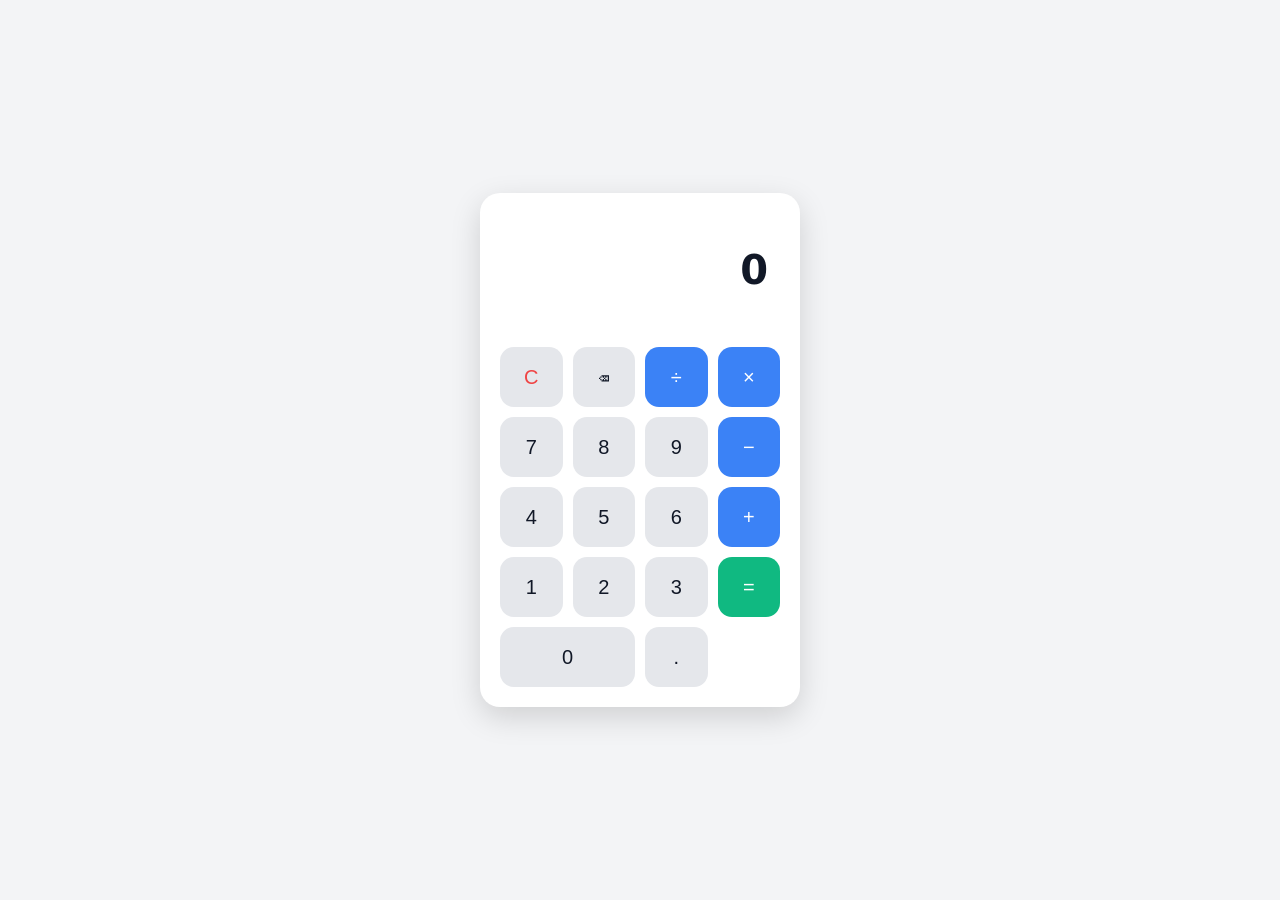
<file: calculator.html>
<!DOCTYPE html>
<html lang="ko">
<head>
<meta charset="UTF-8">
<meta name="viewport" content="width=device-width, initial-scale=1.0">
<title>계산기</title>
<style>
  :root {
    --bg: #f3f4f6;
    --panel: #ffffff;
    --text: #111827;
    --muted: #6b7280;
    --btn: #e5e7eb;
    --btn-hover: #d1d5db;
    --op: #3b82f6;
    --op-text: #ffffff;
    --eq: #10b981;
    --danger: #ef4444;
  }
  @media (prefers-color-scheme: dark) {
    :root:not([data-theme="light"]) {
      --bg: #0f172a;
      --panel: #1e293b;
      --text: #f1f5f9;
      --muted: #94a3b8;
      --btn: #334155;
      --btn-hover: #475569;
    }
  }
  :root[data-theme="dark"] {
    --bg: #0f172a;
    --panel: #1e293b;
    --text: #f1f5f9;
    --muted: #94a3b8;
    --btn: #334155;
    --btn-hover: #475569;
  }

  body {
    margin: 0;
    min-height: 100vh;
    display: flex;
    align-items: center;
    justify-content: center;
    padding: 16px;
    box-sizing: border-box;
    background: var(--bg);
    color: var(--text);
    font-family: system-ui, "Malgun Gothic", sans-serif;
  }

  .calc {
    width: 100%;
    max-width: 320px;
    background: var(--panel);
    border-radius: 20px;
    padding: 20px;
    box-sizing: border-box;
    box-shadow: 0 10px 30px rgba(0, 0, 0, 0.15);
  }

  .display {
    min-height: 110px;
    padding: 12px;
    text-align: right;
  }
  .expr {
    min-height: 1.4em;
    color: var(--muted);
    font-size: 1rem;
    word-break: break-all;
  }
  .result {
    font-size: 2.5rem;
    font-weight: 600;
    overflow-wrap: anywhere;
  }

  .grid {
    display: grid;
    grid-template-columns: repeat(4, 1fr);
    gap: 10px;
  }
  button {
    height: 60px;
    border: 0;
    border-radius: 14px;
    background: var(--btn);
    color: var(--text);
    font-size: 1.25rem;
    cursor: pointer;
    transition: background 0.15s;
  }
  button:hover { background: var(--btn-hover); }
  button:focus-visible { outline: 3px solid var(--op); outline-offset: 2px; }
  button.op { background: var(--op); color: var(--op-text); }
  button.eq { background: var(--eq); color: #ffffff; grid-row: span 2; }
  button.clear { color: var(--danger); }
  button.zero { grid-column: span 2; }
</style>
</head>
<body>
  <main class="calc" aria-label="계산기">
    <div class="display">
      <div id="expression" class="expr" aria-live="polite"></div>
      <div id="result" class="result" aria-live="polite">0</div>
    </div>

    <div class="grid" id="keypad">
      <button class="clear" data-key="Escape">C</button>
      <button data-key="Backspace" aria-label="한 글자 지우기">⌫</button>
      <button class="op" data-key="/">÷</button>
      <button class="op" data-key="*">×</button>

      <button data-key="7">7</button>
      <button data-key="8">8</button>
      <button data-key="9">9</button>
      <button class="op" data-key="-">−</button>

      <button data-key="4">4</button>
      <button data-key="5">5</button>
      <button data-key="6">6</button>
      <button class="op" data-key="+">+</button>

      <button data-key="1">1</button>
      <button data-key="2">2</button>
      <button data-key="3">3</button>
      <button class="eq" data-key="=">=</button>

      <button class="zero" data-key="0">0</button>
      <button data-key=".">.</button>
    </div>
  </main>

  <script>
    const OPERATORS = ["+", "-", "*", "/"];
    const SYMBOLS = { "*": "×", "/": "÷", "-": "−", "+": "+" };

    let tokens = [];          // 확정된 숫자와 연산자 (예: ["12", "+", "3"])
    let current = "";         // 입력 중인 숫자 문자열
    let justEvaluated = false; // 직전에 = 을 눌렀는지 여부
    let lastExpr = "";        // = 이후 화면 위에 보여 줄 식
    let errorText = "";       // 오류 메시지

    const exprEl = document.getElementById("expression");
    const resultEl = document.getElementById("result");

    function toSymbol(token) {
      return SYMBOLS[token] || token;
    }

    function formatNumber(n) {
      // 부동소수점 오차(예: 0.1 + 0.2)를 줄이기 위해 소수점 10자리에서 반올림
      return String(Math.round(n * 1e10) / 1e10);
    }

    function render() {
      exprEl.textContent = justEvaluated ? lastExpr : tokens.map(toSymbol).join(" ");
      resultEl.textContent = errorText || current || "0";
    }

    function clearAll() {
      tokens = [];
      current = "";
      justEvaluated = false;
      lastExpr = "";
      errorText = "";
      render();
    }

    function inputDigit(d) {
      if (justEvaluated) {
        tokens = [];
        current = "";
        justEvaluated = false;
      }
      if (d === ".") {
        if (current.includes(".")) return render();
        current = (current === "" ? "0" : current) + ".";
      } else {
        current = current === "0" ? d : current + d;
      }
      render();
    }

    function inputOperator(op) {
      justEvaluated = false;
      if (current !== "") {
        tokens.push(current);
        current = "";
      } else if (tokens.length === 0) {
        return; // 맨 앞의 연산자는 무시
      } else if (OPERATORS.includes(tokens[tokens.length - 1])) {
        tokens[tokens.length - 1] = op; // 연산자를 연달아 누르면 마지막 것으로 교체
        return render();
      }
      tokens.push(op);
      render();
    }

    function backspace() {
      if (current !== "") {
        current = current.slice(0, -1);
      } else if (tokens.length > 0) {
        const last = tokens.pop();
        if (!OPERATORS.includes(last)) current = last.slice(0, -1);
      }
      render();
    }

    /**
     * TODO(human): 토큰 배열을 계산해 숫자 결과를 반환하세요.
     * 입력 예: ["2", "+", "3", "*", "4"] → 14 (곱셈이 덧셈보다 먼저)
     * 현재는 임시로 왼쪽에서 오른쪽으로 계산해서 연산자 우선순위가 반영되지 않습니다.
     * 0으로 나누면 Infinity가 반환되며, calculate()가 이를 오류로 처리합니다.
     */
    function evaluateTokens(list) {
      let result = Number(list[0]);
      for (let i = 1; i < list.length; i += 2) {
        const op = list[i];
        const n = Number(list[i + 1]);
        if (op === "+") result += n;
        else if (op === "-") result -= n;
        else if (op === "*") result *= n;
        else if (op === "/") result /= n;
      }
      return result;
    }

    function calculate() {
      const all = current !== "" ? [...tokens, current] : [...tokens];
      if (all.length < 3 || OPERATORS.includes(all[all.length - 1])) return;

      const expr = all.map(toSymbol).join(" ");
      const value = evaluateTokens(all);

      tokens = [];
      current = "";
      justEvaluated = true;
      lastExpr = expr + " =";

      if (!Number.isFinite(value)) {
        errorText = "오류";
      } else {
        current = formatNumber(value);
      }
      render();
    }

    function handleKey(key) {
      errorText = "";
      if (/^[0-9]$/.test(key) || key === ".") inputDigit(key);
      else if (OPERATORS.includes(key)) inputOperator(key);
      else if (key === "=") calculate();
      else if (key === "Backspace") backspace();
      else if (key === "Escape") clearAll();
    }

    // 버튼 클릭 (이벤트 위임)
    document.getElementById("keypad").addEventListener("click", (e) => {
      const button = e.target.closest("button");
      if (button) handleKey(button.dataset.key);
    });

    // 키보드 입력
    const KEYBOARD_KEYS = ["0","1","2","3","4","5","6","7","8","9", ".", "+", "-", "*", "/", "=", "Enter", "Backspace", "Escape"];
    document.addEventListener("keydown", (e) => {
      if (!KEYBOARD_KEYS.includes(e.key)) return;
      e.preventDefault();
      handleKey(e.key === "Enter" ? "=" : e.key);
    });

    render();
  </script>
</body>
</html>
</file>
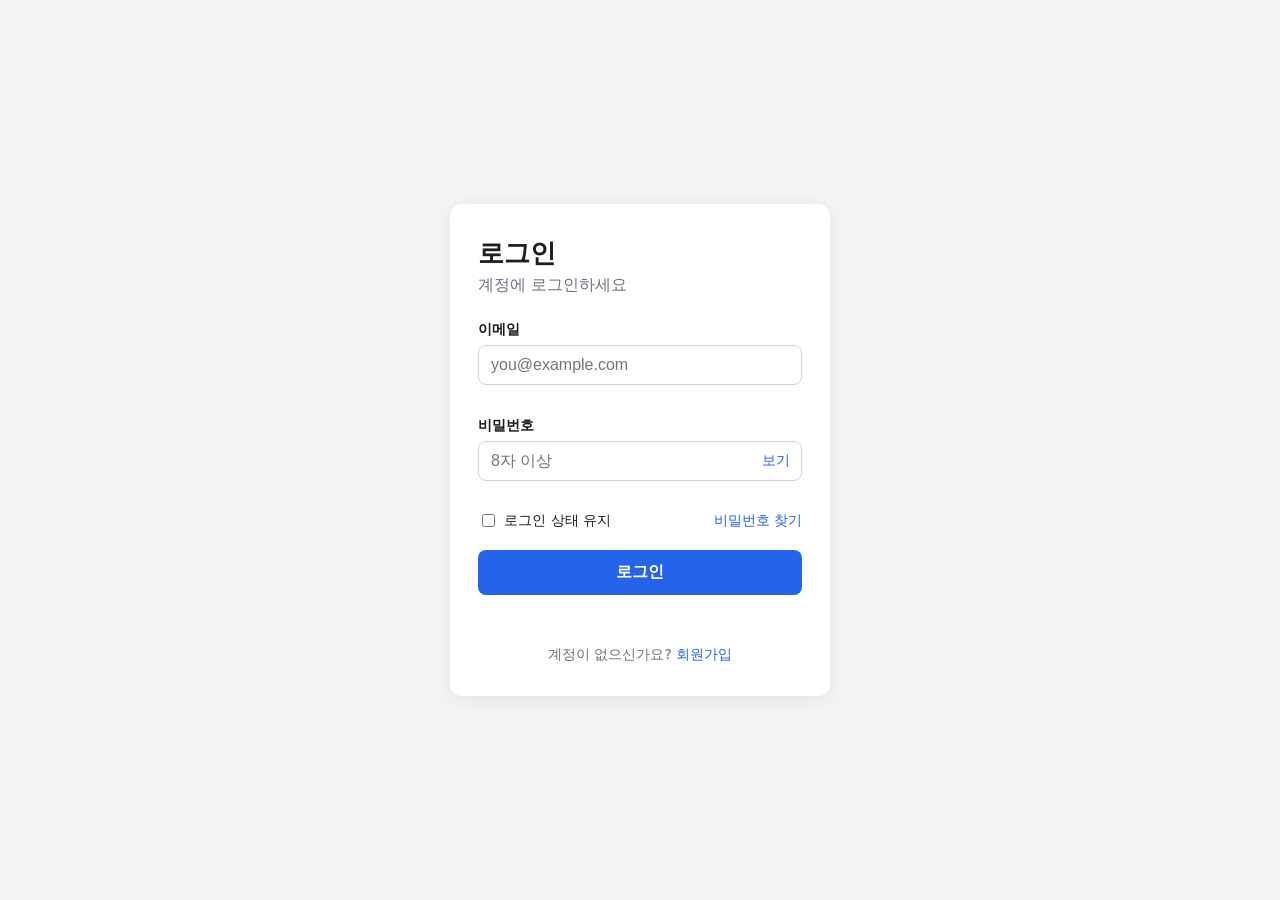
<file: login.html>
<!doctype html>
<html lang="ko">
<head>
  <meta charset="utf-8">
  <meta name="viewport" content="width=device-width, initial-scale=1">
  <title>로그인</title>
  <link rel="stylesheet" href="login.css">
</head>
<body>
  <main class="card">
    <h1>로그인</h1>
    <p class="sub">계정에 로그인하세요</p>

    <form id="login-form" novalidate>
      <label for="email">이메일</label>
      <input id="email" name="email" type="email" autocomplete="username" placeholder="you@example.com" required>
      <p class="error" id="email-error" aria-live="polite"></p>

      <label for="password">비밀번호</label>
      <div class="pw-wrap">
        <input id="password" name="password" type="password" autocomplete="current-password" placeholder="8자 이상" required minlength="8">
        <button type="button" id="toggle-pw" aria-label="비밀번호 표시">보기</button>
      </div>
      <p class="error" id="password-error" aria-live="polite"></p>

      <div class="row">
        <label class="check"><input type="checkbox" name="remember"> 로그인 상태 유지</label>
        <a href="#">비밀번호 찾기</a>
      </div>

      <button type="submit" class="primary">로그인</button>
      <p class="status" id="status" aria-live="polite"></p>
    </form>

    <p class="foot">계정이 없으신가요? <a href="#">회원가입</a></p>
  </main>
  <script src="login.js"></script>
</body>
</html>
</file>
<file: login.css>
:root {
  --bg: #f4f5f7;
  --card: #fff;
  --text: #1c1e21;
  --muted: #6b7280;
  --border: #d1d5db;
  --accent: #2563eb;
  --accent-hover: #1d4ed8;
  --danger: #dc2626;
  --ok: #16a34a;
}
@media (prefers-color-scheme: dark) {
  :root {
    --bg: #111318;
    --card: #1b1e25;
    --text: #e5e7eb;
    --muted: #9ca3af;
    --border: #374151;
    --accent: #3b82f6;
    --accent-hover: #60a5fa;
  }
}
* { box-sizing: border-box; }
body {
  margin: 0;
  min-height: 100vh;
  display: grid;
  place-items: center;
  padding: 16px;
  background: var(--bg);
  color: var(--text);
  font-family: "Pretendard", "Malgun Gothic", system-ui, sans-serif;
}
.card {
  width: 100%;
  max-width: 380px;
  background: var(--card);
  padding: 32px 28px;
  border-radius: 12px;
  box-shadow: 0 4px 24px rgba(0, 0, 0, .08);
}
h1 { margin: 0 0 4px; font-size: 1.6rem; }
.sub { margin: 0 0 24px; color: var(--muted); }
label { display: block; margin: 12px 0 6px; font-size: .9rem; font-weight: 600; }
input[type="email"], input[type="password"], input[type="text"] {
  width: 100%;
  padding: 10px 12px;
  border: 1px solid var(--border);
  border-radius: 8px;
  background: transparent;
  color: inherit;
  font-size: 1rem;
}
input:focus { outline: 2px solid var(--accent); outline-offset: 1px; }
input[aria-invalid="true"] { border-color: var(--danger); }
.pw-wrap { position: relative; }
.pw-wrap input { padding-right: 60px; }
#toggle-pw {
  position: absolute; right: 6px; top: 50%; transform: translateY(-50%);
  border: 0; background: none; color: var(--accent); cursor: pointer; font-size: .85rem; padding: 6px;
}
.error { min-height: 1.1em; margin: 4px 0 0; color: var(--danger); font-size: .82rem; }
.row { display: flex; justify-content: space-between; align-items: center; margin: 12px 0 20px; font-size: .88rem; }
.check { display: flex; align-items: center; gap: 6px; margin: 0; font-weight: 400; }
a { color: var(--accent); text-decoration: none; }
a:hover { text-decoration: underline; }
.primary {
  width: 100%; padding: 12px; border: 0; border-radius: 8px;
  background: var(--accent); color: #fff; font-size: 1rem; font-weight: 600; cursor: pointer;
}
.primary:hover { background: var(--accent-hover); }
.primary:disabled { opacity: .6; cursor: not-allowed; }
.status { min-height: 1.2em; margin: 12px 0 0; text-align: center; font-size: .9rem; }
.status.ok { color: var(--ok); }
.status.fail { color: var(--danger); }
.foot { margin: 20px 0 0; text-align: center; font-size: .9rem; color: var(--muted); }
</file>
